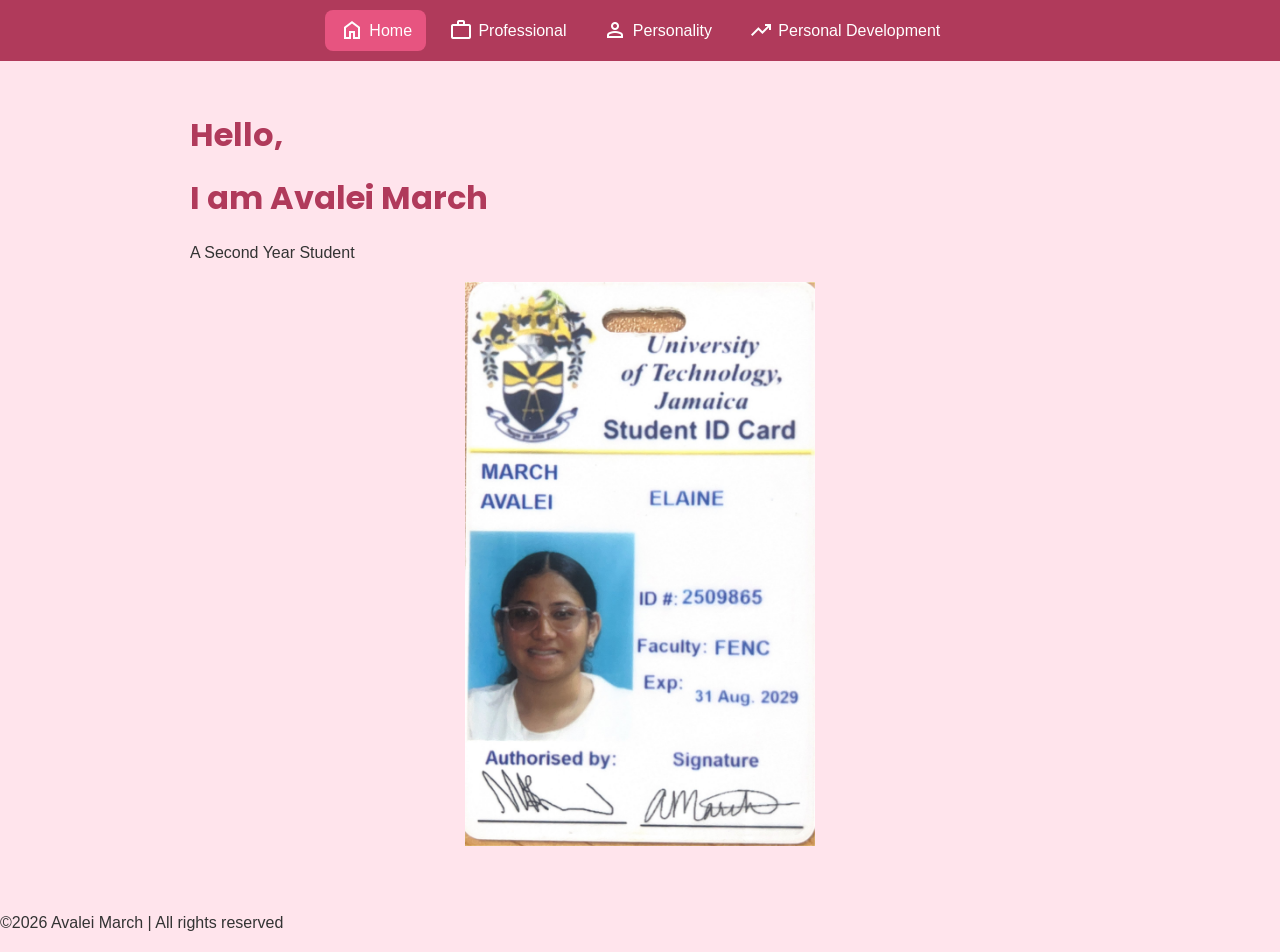
<file: Codes/index.html>
<!DOCTYPE html>
<html lang="en">
    <head>
        <meta charset="UTF-8">
        <meta name="viewport" content="width=device-width, initial-scale=1.0">
        <title>Avalei March | Home</title>
        <link rel="stylesheet" href="https://fonts.googleapis.com/css2?family=Material+Symbols+Outlined&amp;display=block">
        <link rel="stylesheet" href="https://fonts.googleapis.com/css2?family=Poppins:wght@400;600&amp;display=swap">
        <link rel="stylesheet" href="../style.css">
    </head>
    <body>
        <header>
            <nav>
                <!-- Unordered List -->
                <div class="navBar">
                    <ul class="nav-links">
                        <li><a href="index.html" class="active"><span class="material-symbols-outlined">home</span>Home</a></li>
                        <li><a href="professional.html"><span class="material-symbols-outlined">work</span>Professional</a></li>
                        <li><a href="personality.html"><span class="material-symbols-outlined">person</span>Personality</a></li>
                        <li><a href="development.html"><span class="material-symbols-outlined">trending_up</span>Personal Development</a></li>
                    </ul>
                </div>
            </nav>
        </header>
        <div id="master">
            <div class="home">
                <div>
                    <h1 class="greeting">Hello,</h1>
                    <h1><centre><strong>I am Avalei March</strong></centre></h1>
                    <p>A Second Year Student</p>
                </div>
                <!-- Confirm this is YOUR tutor's email before submitting -->
                <a href="mailto:schodavarapu@utech.edu.jm?subject=CIT2011%20IA%20Avalei%20March">
                    <img src="../Assets/studentid.jpg" alt="My UTech student ID" class="id-card">
                </a>
            </div>
        </div>
        <footer>
            <p>&copy;2026 Avalei March | All rights reserved</p>
        </footer>
    </body>
</html>
</file>
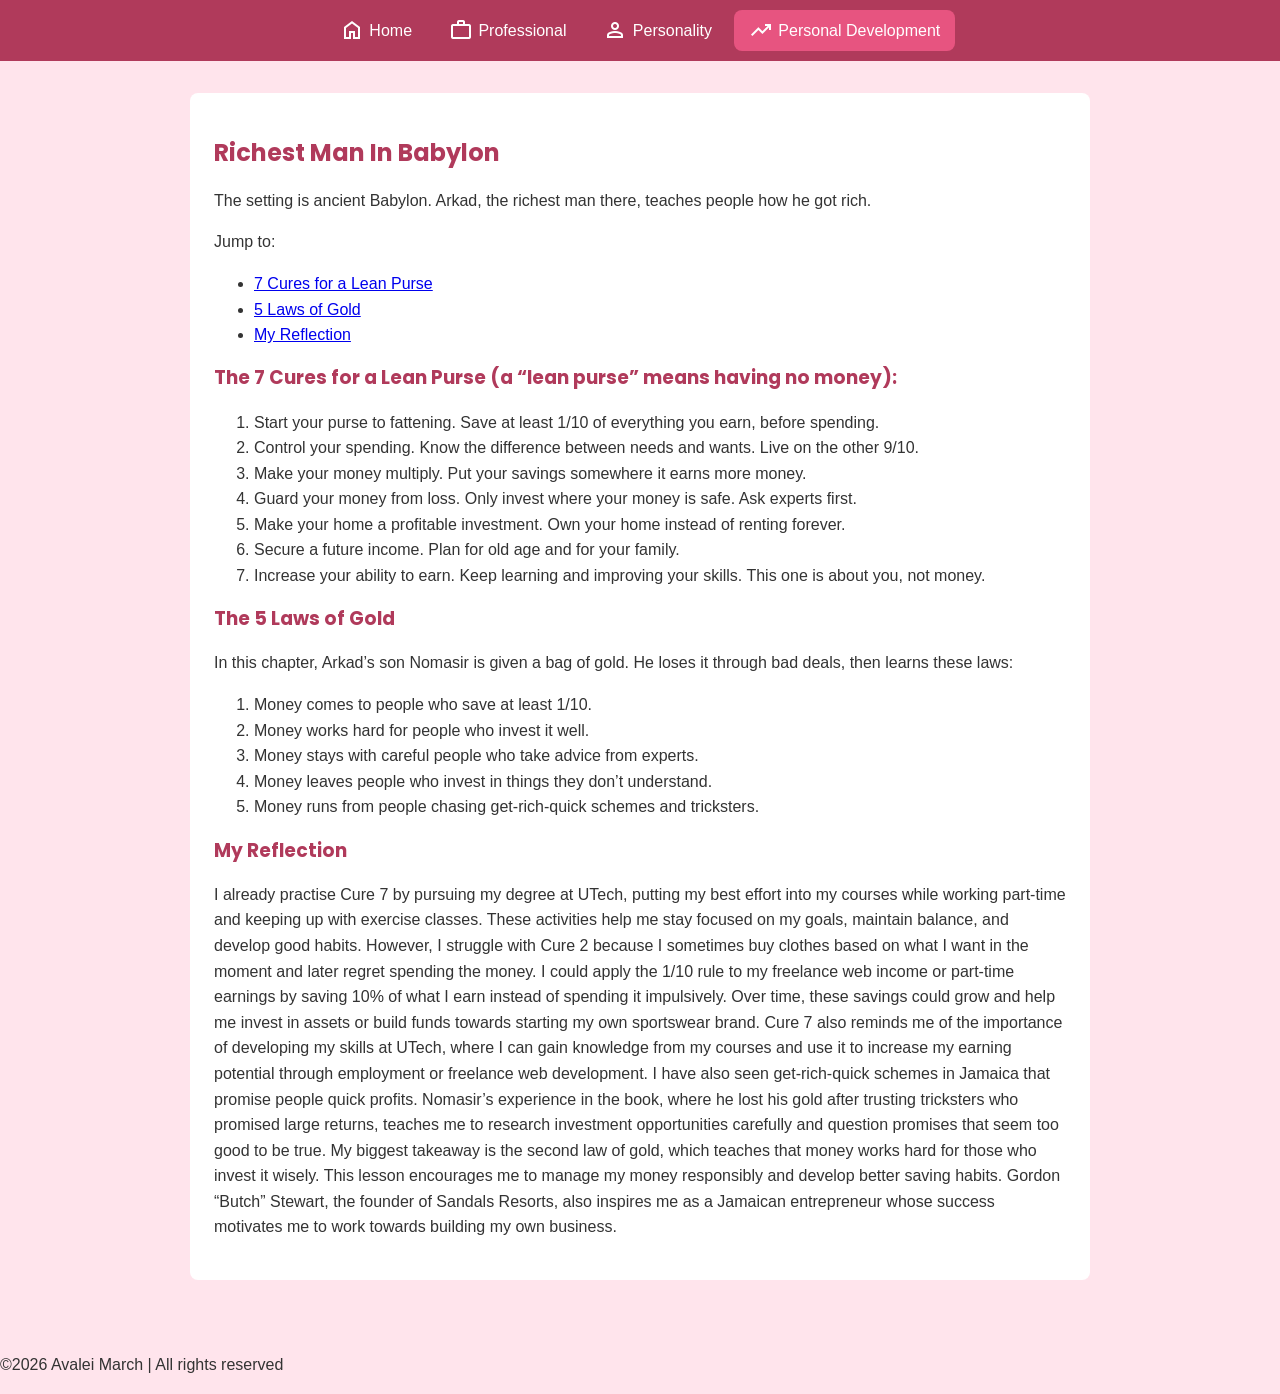
<file: Codes/development.html>
<!DOCTYPE html>
<html lang="en">
    <head>
        <meta charset="UTF-8">
        <meta name="viewport" content="width=device-width, initial-scale=1.0">
        <title>Avalei March | Personal Development</title>
        <link rel="stylesheet" href="https://fonts.googleapis.com/css2?family=Material+Symbols+Outlined&amp;display=block">
        <link rel="stylesheet" href="https://fonts.googleapis.com/css2?family=Poppins:wght@400;600&amp;display=swap">
        <link rel="stylesheet" href="../style.css">
    </head>
    <body>
        <header>
            <nav>
                <!-- Unordered List -->
                <div class="navBar">
                    <ul class="nav-links">
                        <li><a href="index.html"><span class="material-symbols-outlined">home</span>Home</a></li>
                        <li><a href="professional.html"><span class="material-symbols-outlined">work</span>Professional</a></li>
                        <li><a href="personality.html"><span class="material-symbols-outlined">person</span>Personality</a></li>
                        <li><a href="development.html" class="active"><span class="material-symbols-outlined">trending_up</span>Personal Development</a></li>
                    </ul>
                </div>
            </nav>
        </header>
        <div id="master">

        <section>
            <h2>Richest Man In Babylon</h2>
            <p>
                The setting is ancient Babylon. Arkad, the richest man there, teaches people how he got rich.
            </p>

            <!-- Bookmark links (internal anchors) - required by Q3 -->
            <div class="jump-links">
                <p>Jump to:</p>
                <ul>
                    <li><a href="#cures">7 Cures for a Lean Purse</a></li>
                    <li><a href="#laws">5 Laws of Gold</a></li>
                    <li><a href="#reflection">My Reflection</a></li>
                </ul>
            </div>

            <h3 id="cures">The 7 Cures for a Lean Purse (a “lean purse” means having no money):</h3>
            <ol>
                <li>Start your purse to fattening. Save at least 1/10 of everything you earn, before spending.</li>
                <li>Control your spending. Know the difference between needs and wants. Live on the other 9/10.</li>
                <li>Make your money multiply. Put your savings somewhere it earns more money.</li>
                <li>Guard your money from loss. Only invest where your money is safe. Ask experts first.</li>
                <li>Make your home a profitable investment. Own your home instead of renting forever.</li>
                <li>Secure a future income. Plan for old age and for your family.</li>
                <li>Increase your ability to earn. Keep learning and improving your skills. This one is about you, not money.</li>
            </ol>

            <h3 id="laws">The 5 Laws of Gold</h3>
            <p>In this chapter, Arkad’s son Nomasir is given a bag of gold. He loses it through bad deals, then learns these laws:</p>
            <ol>
                <li>Money comes to people who save at least 1/10.</li>
                <li>Money works hard for people who invest it well.</li>
                <li>Money stays with careful people who take advice from experts.</li>
                <li>Money leaves people who invest in things they don’t understand.</li>
                <li>Money runs from people chasing get-rich-quick schemes and tricksters.</li>
            </ol>

            <h3 id="reflection">My Reflection</h3>
            <p>
                I already practise Cure 7 by pursuing my degree at UTech, putting my best effort into my courses while working part-time and keeping up with
                exercise classes. These activities help me stay focused on my goals, maintain balance, and develop good habits. However, I struggle with Cure 2
                because I sometimes buy clothes based on what I want in the moment and later regret spending the money. I could apply the 1/10 rule to my
                freelance web income or part-time earnings by saving 10% of what I earn instead of spending it impulsively. Over time, these savings could grow
                and help me invest in assets or build funds towards starting my own sportswear brand. Cure 7 also reminds me of the importance of developing my
                skills at UTech, where I can gain knowledge from my courses and use it to increase my earning potential through employment or freelance web development.
                I have also seen get-rich-quick schemes in Jamaica that promise people quick profits. Nomasir’s experience in the book, where he lost his gold after
                trusting tricksters who promised large returns, teaches me to research investment opportunities carefully and question promises that seem too good to be true.
                My biggest takeaway is the second law of gold, which teaches that money works hard for those who invest it wisely. This lesson encourages me to manage my money
                responsibly and develop better saving habits. Gordon “Butch” Stewart, the founder of Sandals Resorts, also inspires me as a Jamaican entrepreneur whose success
                motivates me to work towards building my own business.
            </p>
        </section>

        </div>
        <footer>
            <p>&copy;2026 Avalei March | All rights reserved</p>
        </footer>
    </body>
</html>
</file>
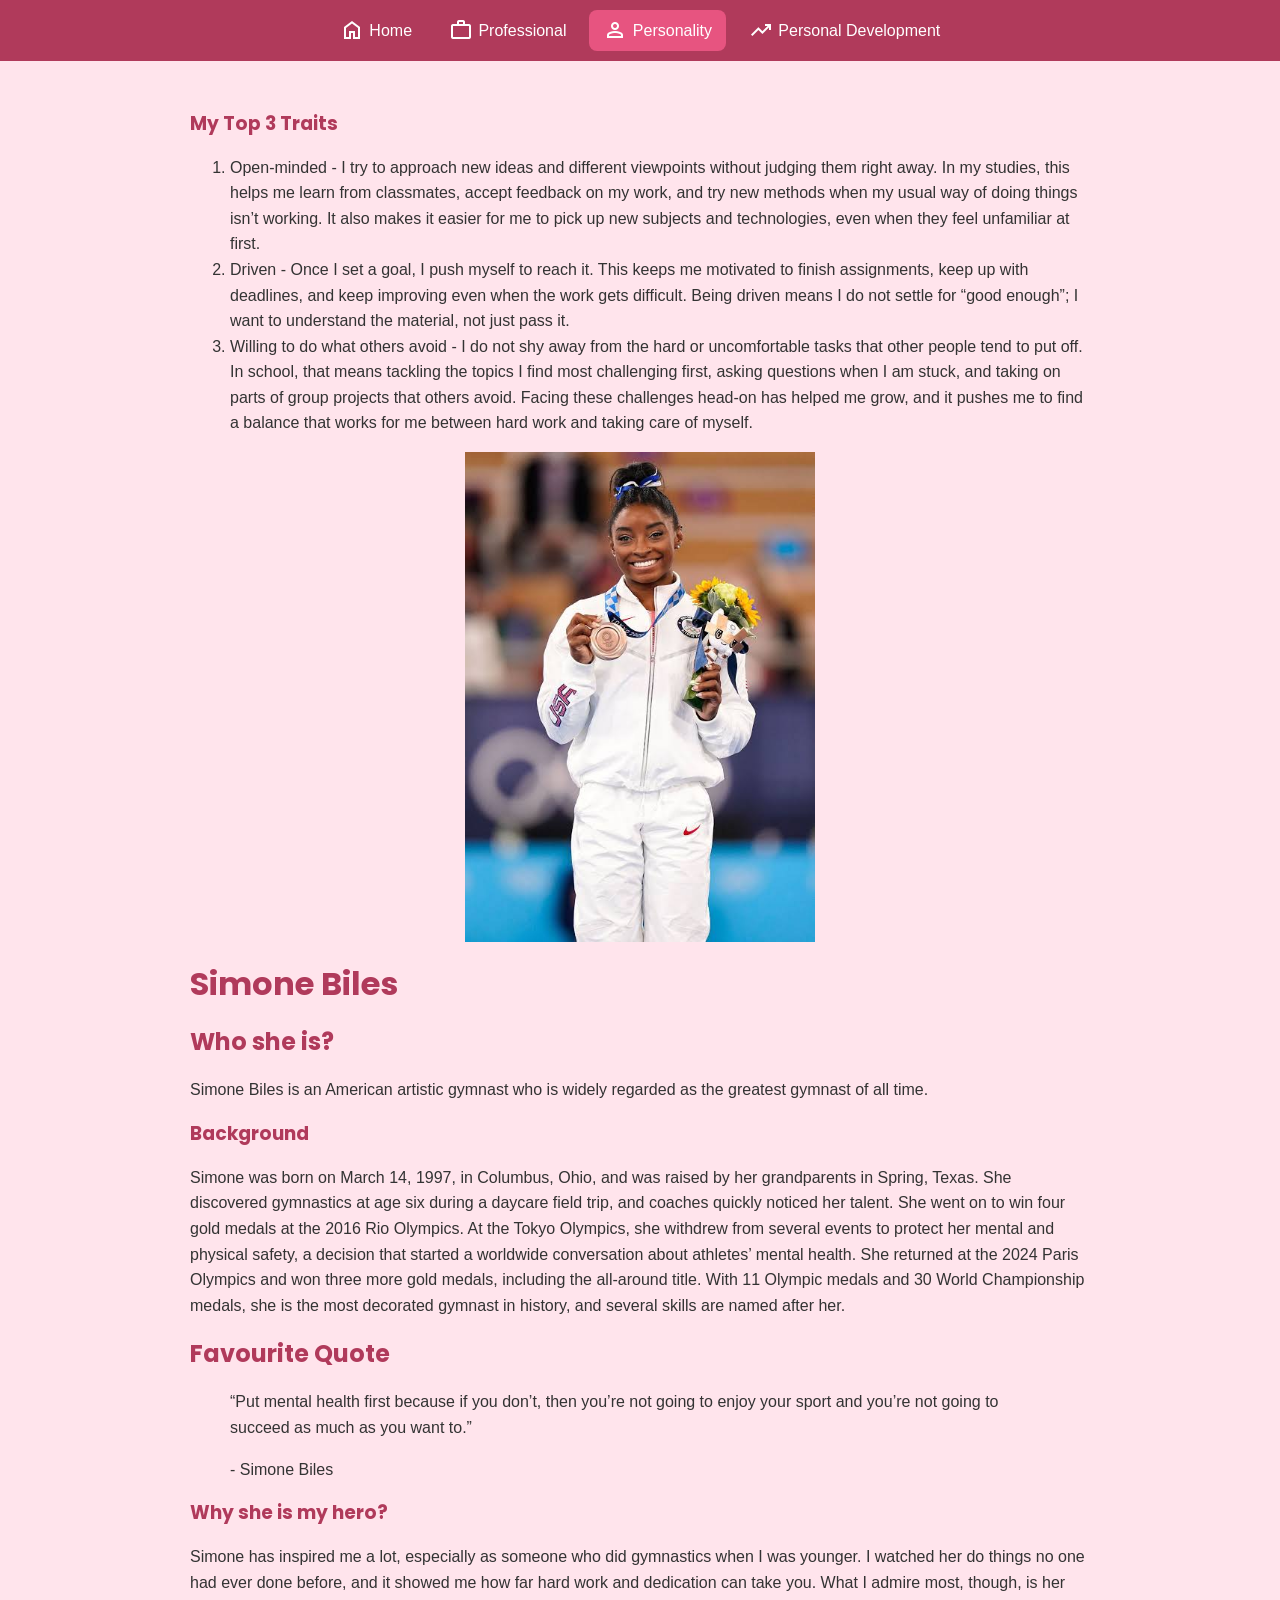
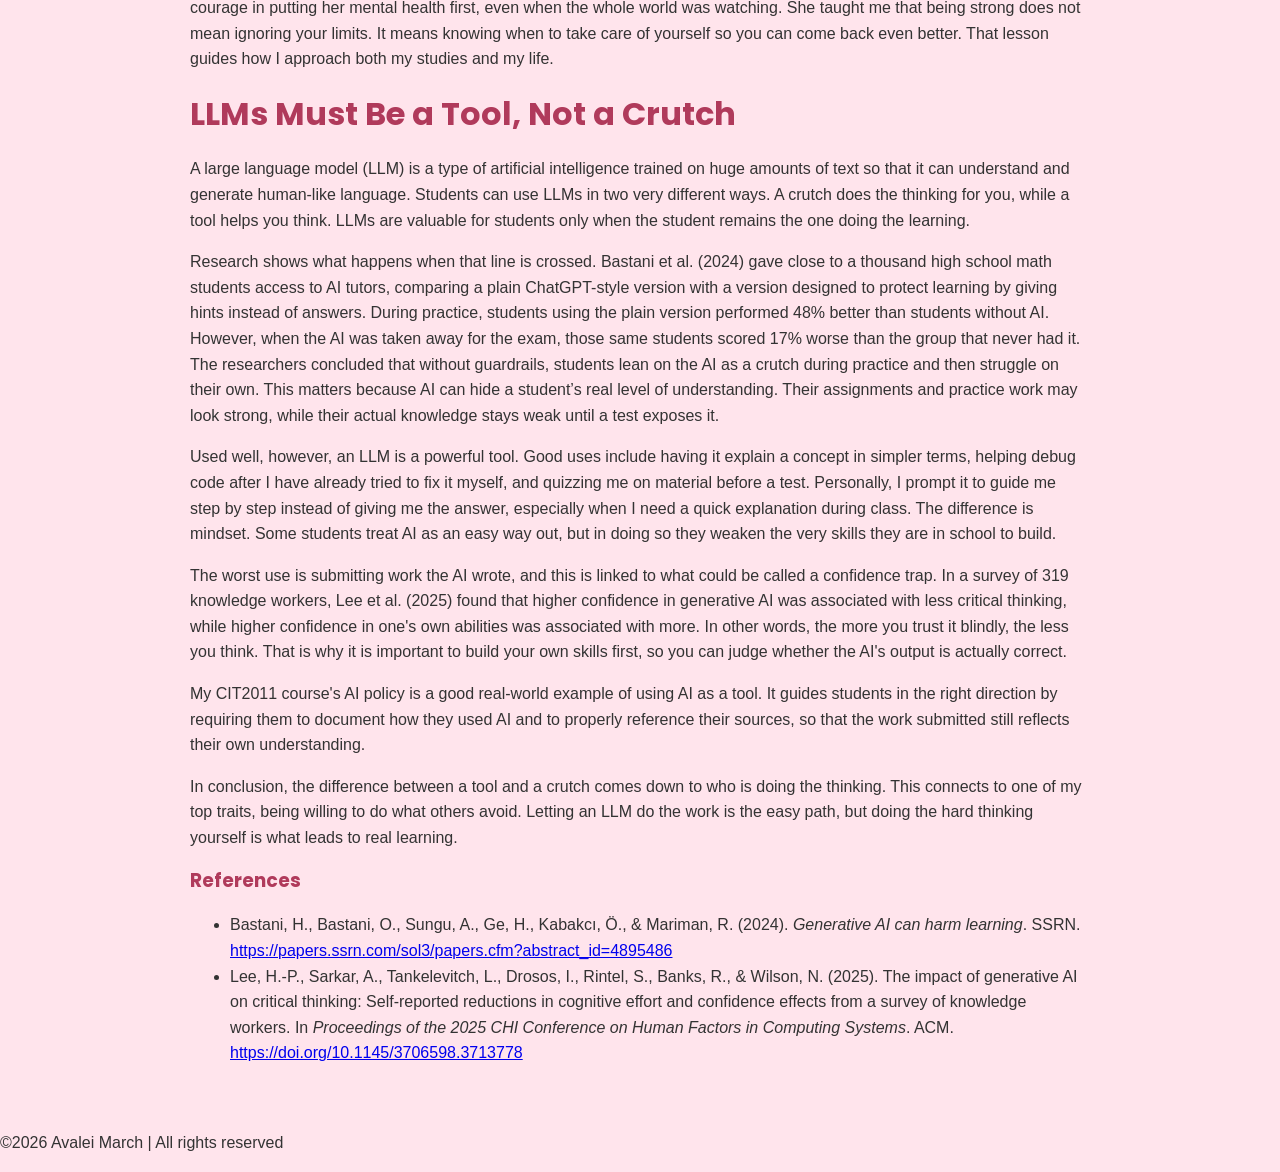
<file: Codes/personality.html>
<!DOCTYPE html>
<html lang="en">
    <head>
        <meta charset="UTF-8">
        <meta name="viewport" content="width=device-width, initial-scale=1.0">
        <title>Avalei March | Personality</title>
        <link rel="stylesheet" href="https://fonts.googleapis.com/css2?family=Material+Symbols+Outlined&amp;display=block">
        <link rel="stylesheet" href="https://fonts.googleapis.com/css2?family=Poppins:wght@400;600&amp;display=swap">
        <link rel="stylesheet" href="../style.css">
    </head>
    <body>
        <header>
            <nav>
                <!-- Unordered List -->
                <div class="navBar">
                    <ul class="nav-links">
                        <li><a href="index.html"><span class="material-symbols-outlined">home</span>Home</a></li>
                        <li><a href="professional.html"><span class="material-symbols-outlined">work</span>Professional</a></li>
                        <li><a href="personality.html" class="active"><span class="material-symbols-outlined">person</span>Personality</a></li>
                        <li><a href="development.html"><span class="material-symbols-outlined">trending_up</span>Personal Development</a></li>
                    </ul>
                </div>
            </nav>
        </header>
        <div id="master">
            <div class="personality">
                <div>
                    <h3>My Top 3 Traits</h3>
                    <ol>
                        <li>Open-minded - I try to approach new ideas and different viewpoints without judging them right away.
                        In my studies, this helps me learn from classmates, accept feedback on my work, and try new methods
                        when my usual way of doing things isn’t working. It also makes it easier for me to pick up new subjects
                        and technologies, even when they feel unfamiliar at first.</li>
                        <li>Driven - Once I set a goal, I push myself to reach it. This keeps me motivated to finish assignments,
                        keep up with deadlines, and keep improving even when the work gets difficult. Being driven means I do not
                        settle for “good enough”; I want to understand the material, not just pass it.</li>
                        <li>Willing to do what others avoid - I do not shy away from the hard or uncomfortable tasks that other people
                        tend to put off. In school, that means tackling the topics I find most challenging first, asking questions when
                        I am stuck, and taking on parts of group projects that others avoid. Facing these challenges head-on has helped
                        me grow, and it pushes me to find a balance that works for me between hard work and taking care of myself.</li>
                    </ol>
                </div>
            </div>

            <div id="hero">
                <div>
                    <!-- Remember to cite where this photo came from in your APA reference page -->
                    <img src="../Assets/simonebiles.jpg" alt="Simone Biles smiling with her Tokyo 2020 bronze medal">
                    <h1 class="heading">Simone Biles</h1>
                    <h2>Who she is?</h2>
                    <p>
                        Simone Biles is an American artistic gymnast who is widely regarded as the greatest gymnast of all time.
                    </p>
                    <h3>Background</h3>
                    <p>
                        Simone was born on March 14, 1997, in Columbus, Ohio, and was raised by her grandparents in Spring, Texas.
                        She discovered gymnastics at age six during a daycare field trip, and coaches quickly noticed her talent.
                        She went on to win four gold medals at the 2016 Rio Olympics. At the Tokyo Olympics, she withdrew from
                        several events to protect her mental and physical safety, a decision that started a worldwide conversation about athletes’
                        mental health. She returned at the 2024 Paris Olympics and won three more gold medals, including the all-around title.
                        With 11 Olympic medals and 30 World Championship medals, she is the most decorated gymnast in history, and several skills are named after her.
                    </p>
                    <h2>Favourite Quote</h2>
                    <blockquote>
                        <p>“Put mental health first because if you don’t, then you’re not going to enjoy your sport and you’re not going to succeed as much as you want to.”</p>
                        <p class="quote-author">- Simone Biles</p>
                    </blockquote>
                    <h3>Why she is my hero?</h3>
                    <p>
                        Simone has inspired me a lot, especially as someone who did gymnastics when I was younger. I watched her do things no one had ever done before,
                        and it showed me how far hard work and dedication can take you. What I admire most, though, is her courage in putting her mental health first,
                        even when the whole world was watching. She taught me that being strong does not mean ignoring your limits. It means knowing when to take care
                        of yourself so you can come back even better. That lesson guides how I approach both my studies and my life.
                    </p>
                </div>
            </div>

            <div id="blog">
                <h1 class="heading">LLMs Must Be a Tool, Not a Crutch</h1>
                <p>
                    A large language model (LLM) is a type of artificial intelligence trained on huge amounts of text so that it can understand and generate human-like
                    language. Students can use LLMs in two very different ways. A crutch does the thinking for you, while a tool helps you think. LLMs are valuable for
                    students only when the student remains the one doing the learning.
                </p>
                <p>
                    Research shows what happens when that line is crossed. Bastani et al. (2024) gave close to a thousand high school math students access to AI tutors,
                    comparing a plain ChatGPT-style version with a version designed to protect learning by giving hints instead of answers. During practice, students using
                    the plain version performed 48% better than students without AI. However, when the AI was taken away for the exam, those same students scored 17% worse
                    than the group that never had it. The researchers concluded that without guardrails, students lean on the AI as a crutch during practice and then struggle
                    on their own. This matters because AI can hide a student’s real level of understanding. Their assignments and practice work may look strong, while their
                    actual knowledge stays weak until a test exposes it.
                </p>
                <p>
                    Used well, however, an LLM is a powerful tool. Good uses include having it explain a concept in simpler terms, helping debug code after I have already
                    tried to fix it myself, and quizzing me on material before a test. Personally, I prompt it to guide me step by step instead of giving me the answer,
                    especially when I need a quick explanation during class. The difference is mindset. Some students treat AI as an easy way out, but in doing so they
                    weaken the very skills they are in school to build.
                </p>
                <p>
                    The worst use is submitting work the AI wrote, and this is linked to what could be called a confidence trap. In a survey of 319 knowledge workers,
                    Lee et al. (2025) found that higher confidence in generative AI was associated with less critical thinking, while higher confidence in one's own abilities
                    was associated with more. In other words, the more you trust it blindly, the less you think. That is why it is important to build your own skills first,
                    so you can judge whether the AI's output is actually correct.
                </p>
                <p>
                    My CIT2011 course's AI policy is a good real-world example of using AI as a tool. It guides students in the right direction by requiring them to document
                    how they used AI and to properly reference their sources, so that the work submitted still reflects their own understanding.
                </p>
                <p>
                    In conclusion, the difference between a tool and a crutch comes down to who is doing the thinking. This connects to one of my top traits, being willing
                    to do what others avoid. Letting an LLM do the work is the easy path, but doing the hard thinking yourself is what leads to real learning.
                </p>

                <h3>References</h3>
                <ul class="references">
                    <li>
                        Bastani, H., Bastani, O., Sungu, A., Ge, H., Kabakcı, Ö., &amp; Mariman, R. (2024). <em>Generative AI can harm learning</em>.
                        SSRN. <a href="https://papers.ssrn.com/sol3/papers.cfm?abstract_id=4895486">https://papers.ssrn.com/sol3/papers.cfm?abstract_id=4895486</a>
                    </li>
                    <li>
                        Lee, H.-P., Sarkar, A., Tankelevitch, L., Drosos, I., Rintel, S., Banks, R., &amp; Wilson, N. (2025). The impact of generative AI on
                        critical thinking: Self-reported reductions in cognitive effort and confidence effects from a survey of knowledge workers. In
                        <em>Proceedings of the 2025 CHI Conference on Human Factors in Computing Systems</em>. ACM.
                        <a href="https://doi.org/10.1145/3706598.3713778">https://doi.org/10.1145/3706598.3713778</a>
                    </li>
                    <!-- TODO: you mention the CIT2011 AI policy - add the module outline as a reference here -->
                </ul>
            </div>
        </div>
        <footer>
            <p>&copy;2026 Avalei March | All rights reserved</p>
        </footer>
    </body>
</html>
</file>
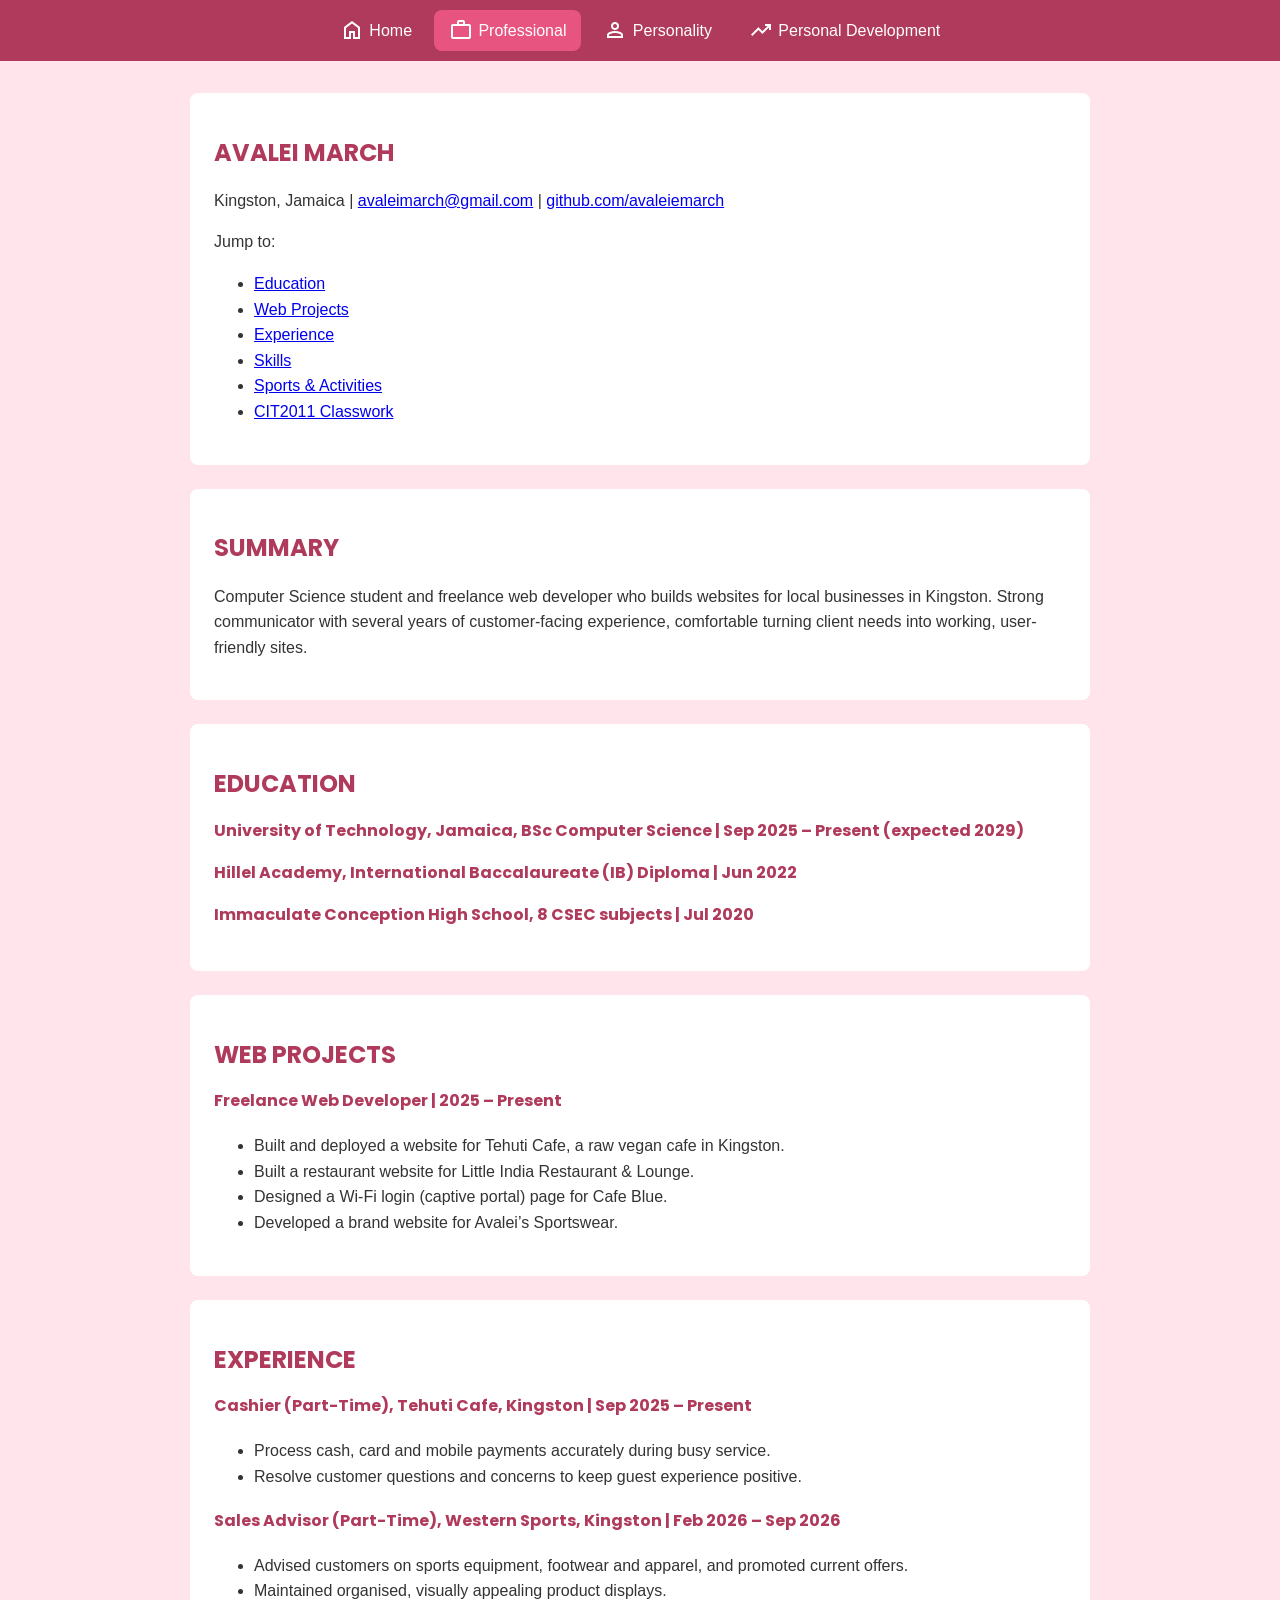
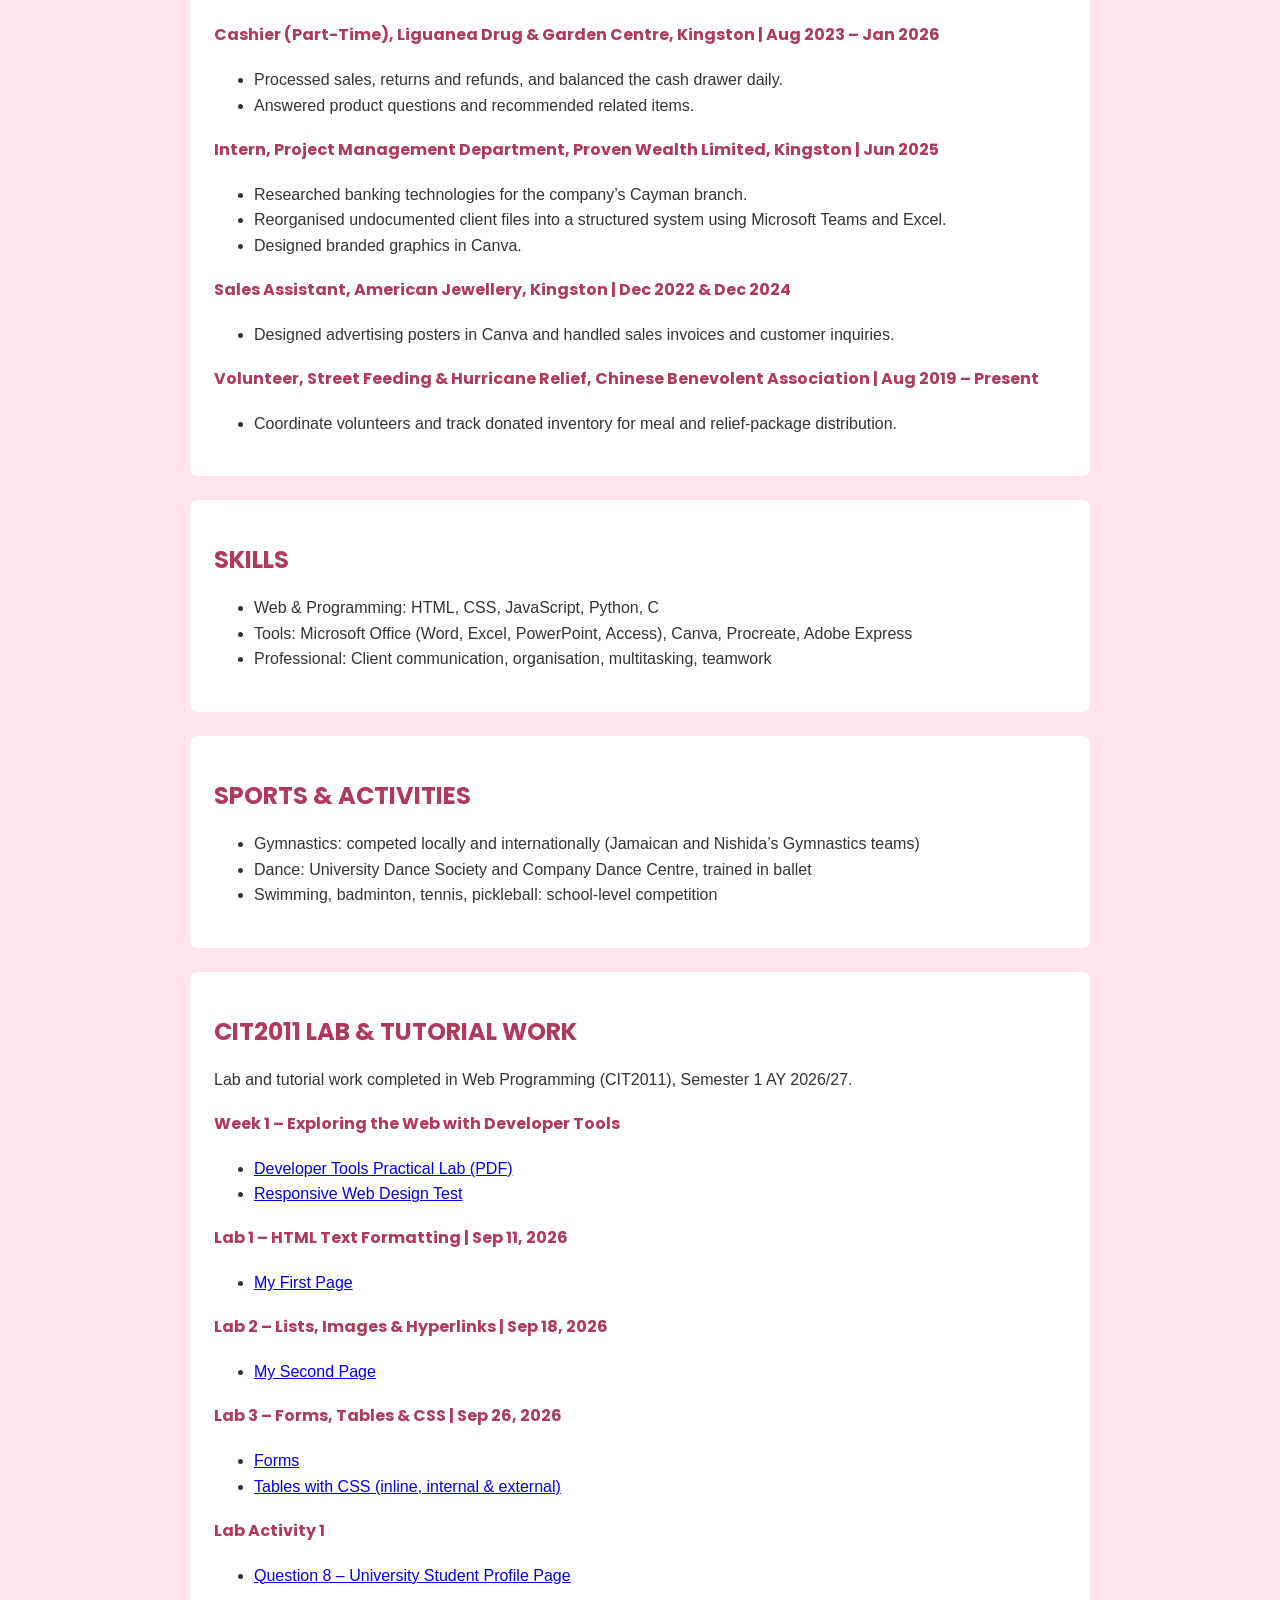
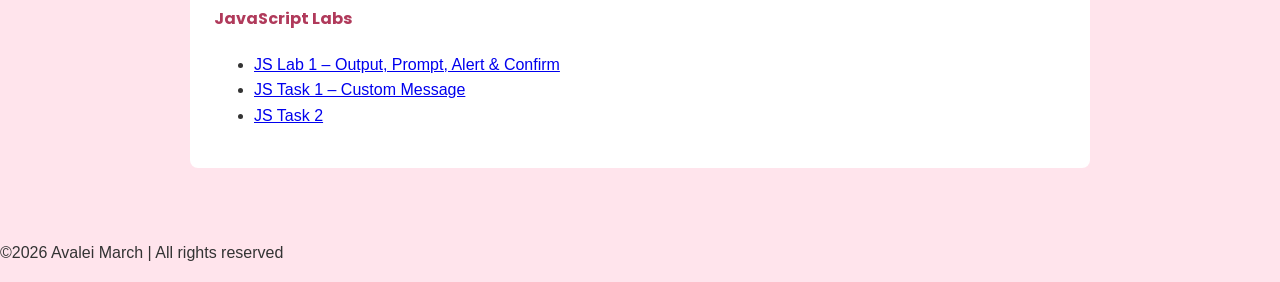
<file: Codes/professional.html>
<!DOCTYPE html>
<html lang="en">
    <head>
        <meta charset="UTF-8">
        <meta name="viewport" content="width=device-width, initial-scale=1.0">
        <title>Avalei March | Professional</title>
        <link rel="stylesheet" href="https://fonts.googleapis.com/css2?family=Material+Symbols+Outlined&amp;display=block">
        <link rel="stylesheet" href="https://fonts.googleapis.com/css2?family=Poppins:wght@400;600&amp;display=swap">
        <link rel="stylesheet" href="../style.css">
    </head>
    <body>
        <header>
            <nav>
                <!-- Unordered List -->
                <div class="navBar">
                    <ul class="nav-links">
                        <li><a href="index.html"><span class="material-symbols-outlined">home</span>Home</a></li>
                        <li><a href="professional.html" class="active"><span class="material-symbols-outlined">work</span>Professional</a></li>
                        <li><a href="personality.html"><span class="material-symbols-outlined">person</span>Personality</a></li>
                        <li><a href="development.html"><span class="material-symbols-outlined">trending_up</span>Personal Development</a></li>
                    </ul>
                </div>
            </nav>
        </header>
        <div id="master">
            <div class="professional">

                <section>
                    <h1 id="armprt1">AVALEI MARCH</h1>
                    <p class="contact">
                        Kingston, Jamaica |
                        <a href="mailto:avaleimarch@gmail.com">avaleimarch@gmail.com</a> |
                        <a href="https://github.com/avaleiemarch">github.com/avaleiemarch</a>
                    </p>
                    <!-- Bookmark links (internal anchors) to each section of this page -->
                    <div class="jump-links">
                        <p>Jump to:</p>
                        <ul>
                            <li><a href="#education">Education</a></li>
                            <li><a href="#projects">Web Projects</a></li>
                            <li><a href="#experience">Experience</a></li>
                            <li><a href="#skills-section">Skills</a></li>
                            <li><a href="#activities">Sports &amp; Activities</a></li>
                            <li><a href="#classwork">CIT2011 Classwork</a></li>
                        </ul>
                    </div>
                </section>

                <section>
                    <h2>SUMMARY</h2>
                    <p>
                        Computer Science student and freelance web developer who builds websites for local businesses in Kingston.
                        Strong communicator with several years of customer-facing experience, comfortable turning client needs into
                        working, user-friendly sites.
                    </p>
                </section>

                <section>
                    <h2 id="education">EDUCATION</h2>
                    <h4>University of Technology, Jamaica, BSc Computer Science | Sep 2025 – Present (expected 2029)</h4>
                    <h4>Hillel Academy, International Baccalaureate (IB) Diploma | Jun 2022</h4>
                    <h4>Immaculate Conception High School, 8 CSEC subjects | Jul 2020</h4>
                </section>

                <section>
                    <h2 id="projects">WEB PROJECTS</h2>
                    <!-- TODO: check these and add live links, e.g. <a href="https://...">Tehuti Cafe</a> -->
                    <h4>Freelance Web Developer | 2025 – Present</h4>
                    <ul>
                        <li>Built and deployed a website for Tehuti Cafe, a raw vegan cafe in Kingston.</li>
                        <li>Built a restaurant website for Little India Restaurant &amp; Lounge.</li>
                        <li>Designed a Wi-Fi login (captive portal) page for Cafe Blue.</li>
                        <li>Developed a brand website for Avalei’s Sportswear.</li>
                    </ul>
                </section>

                <section>
                    <h2 id="experience">EXPERIENCE</h2>
                    <h4>Cashier (Part-Time), Tehuti Cafe, Kingston | Sep 2025 – Present</h4>
                    <ul>
                        <li>Process cash, card and mobile payments accurately during busy service.</li>
                        <li>Resolve customer questions and concerns to keep guest experience positive.</li>
                    </ul>

                    <h4>Sales Advisor (Part-Time), Western Sports, Kingston | Feb 2026 – Sep 2026</h4>
                    <ul>
                        <li>Advised customers on sports equipment, footwear and apparel, and promoted current offers.</li>
                        <li>Maintained organised, visually appealing product displays.</li>
                    </ul>

                    <h4>Cashier (Part-Time), Liguanea Drug &amp; Garden Centre, Kingston | Aug 2023 – Jan 2026</h4>
                    <ul>
                        <li>Processed sales, returns and refunds, and balanced the cash drawer daily.</li>
                        <li>Answered product questions and recommended related items.</li>
                    </ul>

                    <h4>Intern, Project Management Department, Proven Wealth Limited, Kingston | Jun 2025</h4>
                    <ul>
                        <li>Researched banking technologies for the company’s Cayman branch.</li>
                        <li>Reorganised undocumented client files into a structured system using Microsoft Teams and Excel.</li>
                        <li>Designed branded graphics in Canva.</li>
                    </ul>

                    <h4>Sales Assistant, American Jewellery, Kingston | Dec 2022 &amp; Dec 2024</h4>
                    <ul>
                        <li>Designed advertising posters in Canva and handled sales invoices and customer inquiries.</li>
                    </ul>

                    <h4>Volunteer, Street Feeding &amp; Hurricane Relief, Chinese Benevolent Association | Aug 2019 – Present</h4>
                    <ul>
                        <li>Coordinate volunteers and track donated inventory for meal and relief-package distribution.</li>
                    </ul>
                </section>

                <section>
                    <h2 id="skills-section">SKILLS</h2>
                    <div id="skills">
                        <ul>
                            <li>Web &amp; Programming: HTML, CSS, JavaScript, Python, C</li>
                            <li>Tools: Microsoft Office (Word, Excel, PowerPoint, Access), Canva, Procreate, Adobe Express</li>
                            <li>Professional: Client communication, organisation, multitasking, teamwork</li>
                        </ul>
                    </div>
                </section>

                <section>
                    <h2 id="activities">SPORTS &amp; ACTIVITIES</h2>
                    <ul>
                        <li>Gymnastics: competed locally and internationally (Jamaican and Nishida’s Gymnastics teams)</li>
                        <li>Dance: University Dance Society and Company Dance Centre, trained in ballet</li>
                        <li>Swimming, badminton, tennis, pickleball: school-level competition</li>
                    </ul>
                </section>

                <section>
                    <h2 id="classwork">CIT2011 LAB &amp; TUTORIAL WORK</h2>
                    <p>Lab and tutorial work completed in Web Programming (CIT2011), Semester 1 AY 2026/27.</p>

                    <h4>Week 1 – Exploring the Web with Developer Tools</h4>
                    <ul>
                        <li><a href="labs/CIT2011_Developer_Tools_Practical_Lab_Week_1_Avalei_March.pdf" target="_blank">Developer Tools Practical Lab (PDF)</a></li>
                        <li><a href="labs/responsive.html" target="_blank">Responsive Web Design Test</a></li>
                    </ul>

                    <h4>Lab 1 – HTML Text Formatting | Sep 11, 2026</h4>
                    <ul>
                        <li><a href="labs/lab1_firstpage.html" target="_blank">My First Page</a></li>
                    </ul>

                    <h4>Lab 2 – Lists, Images &amp; Hyperlinks | Sep 18, 2026</h4>
                    <ul>
                        <li><a href="labs/lab2_secondpage.html" target="_blank">My Second Page</a></li>
                    </ul>

                    <h4>Lab 3 – Forms, Tables &amp; CSS | Sep 26, 2026</h4>
                    <ul>
                        <li><a href="labs/lab3_forms.html" target="_blank">Forms</a></li>
                        <li><a href="labs/lab3_tables.html" target="_blank">Tables with CSS (inline, internal &amp; external)</a></li>
                    </ul>

                    <h4>Lab Activity 1</h4>
                    <ul>
                        <li><a href="labs/Question8_LabActivity1.html" target="_blank">Question 8 – University Student Profile Page</a></li>
                    </ul>

                    <h4>JavaScript Labs</h4>
                    <ul>
                        <li><a href="labs/JS_lab1.html" target="_blank">JS Lab 1 – Output, Prompt, Alert &amp; Confirm</a></li>
                        <li><a href="labs/JS_task1.html" target="_blank">JS Task 1 – Custom Message</a></li>
                        <li><a href="labs/JS_task2.html" target="_blank">JS Task 2</a></li>
                    </ul>
                </section>

            </div>
        </div>
        <footer>
            <p>&copy;2026 Avalei March | All rights reserved</p>
        </footer>
    </body>
</html>
</file>
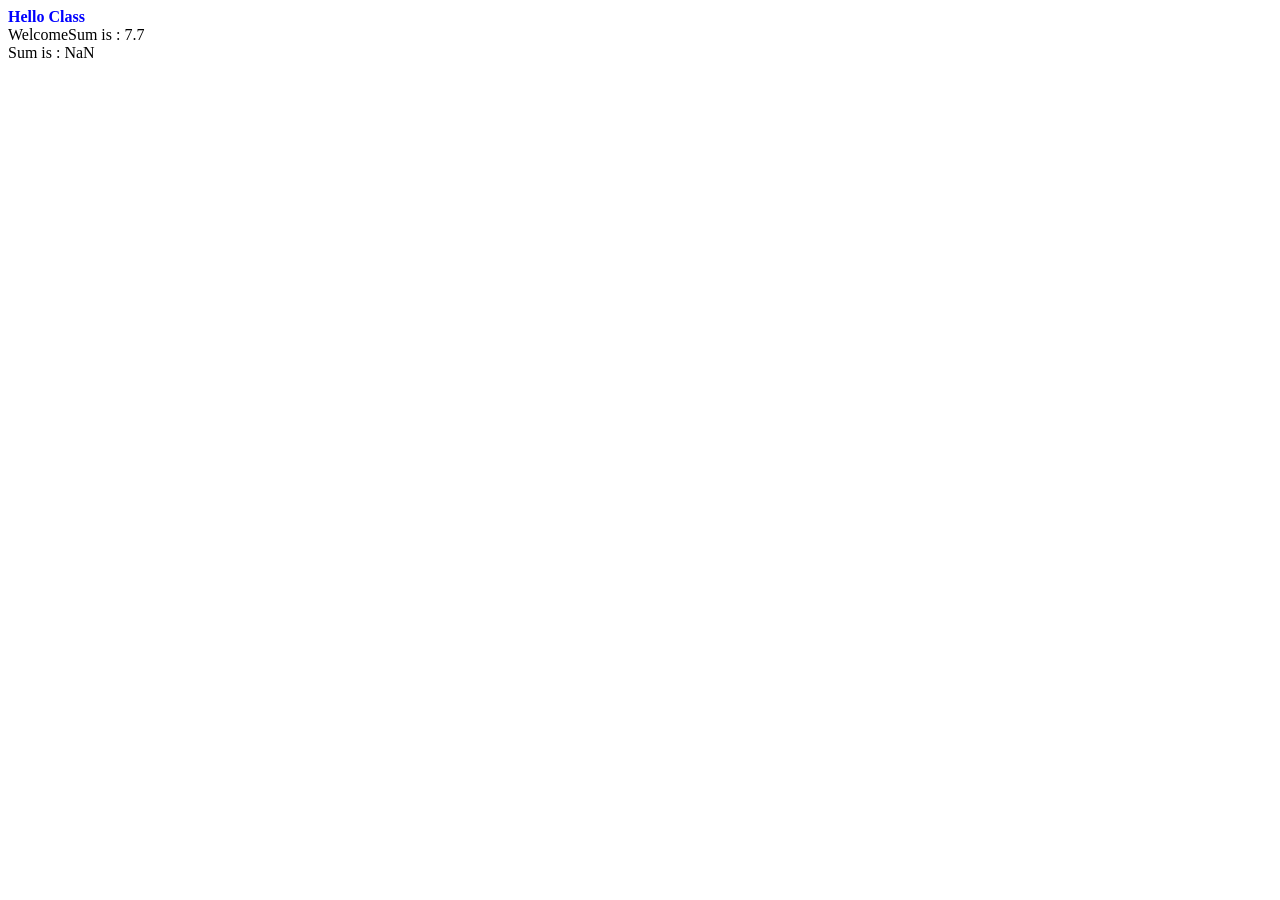
<file: Codes/labs/JS_lab1.html>
<!DOCTYPE html>
<html>
    <head>
        <title>JS-Lab1</title>
    </head>
    <body>
        <script type="text/javascript">
            document.writeln("<b style='color:blue;'>Hello Class</b><br/>");
            document.write("Welcome");

            var x, y;
            x = 3.5;
            y = 4.2;
            document.write("Sum is : " + (x + y) + "<br/>");

            var x1, y1;
            x1 = window.prompt("Enter the first number", "4");
            y1 = window.prompt("Enter the second number", "2");
            document.write("Sum is : " + (parseInt(x1) + parseInt(y1)) + "<br/>");

            // parseInt(), parseFloat()

            window.alert("Save and Exit");

            let choice = window.confirm("Do you want to open the file?");

            if (choice) {
                window.print();
                // window.open("forms.html", "_blank");
            } else {
                window.close();
            }
        </script>
    </body>
</html>
</file>
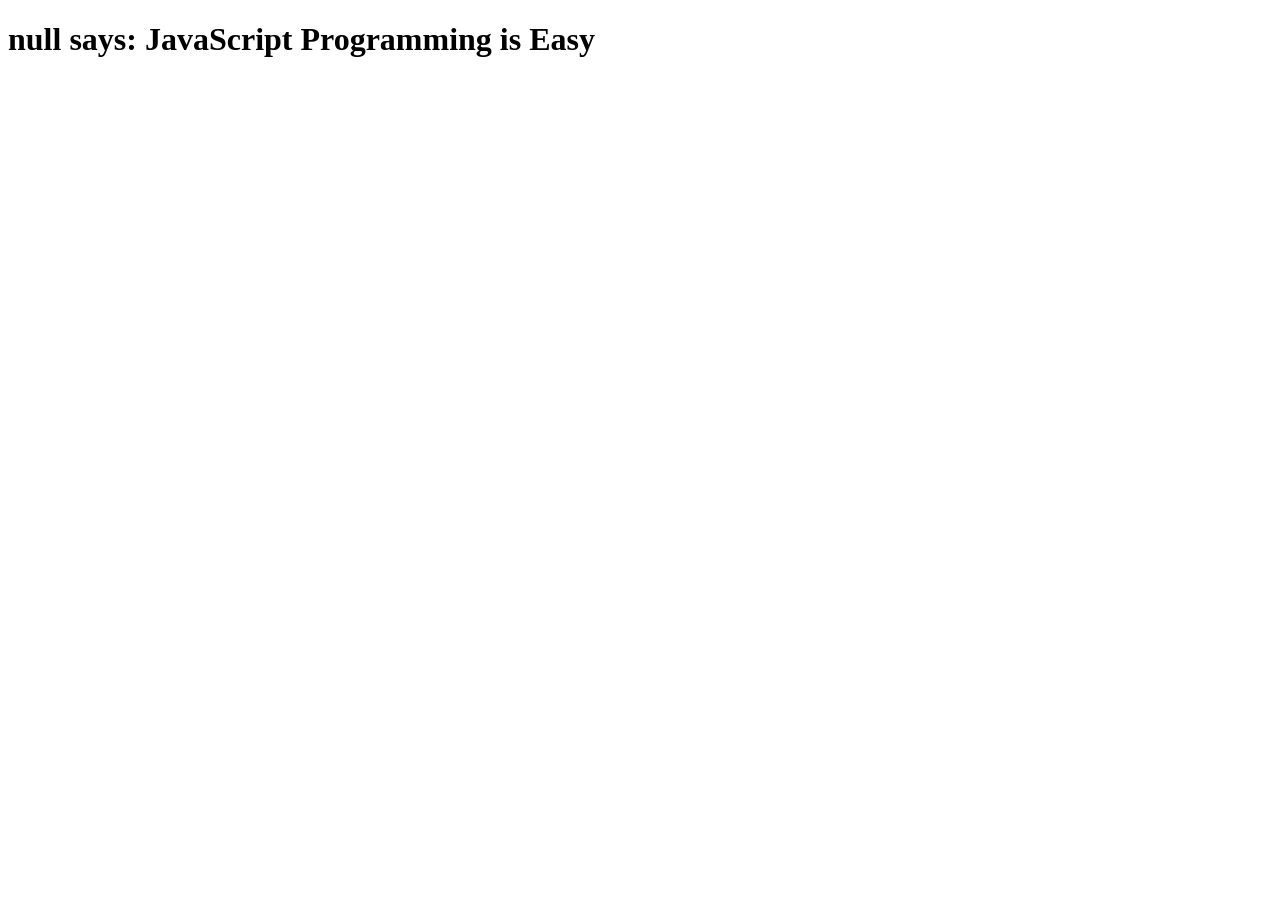
<file: Codes/labs/JS_task1.html>
<!DOCTYPE html>
<html>
<head>
    <title>Task 1</title>
    <script type="text/javascript">
        var firstName = window.prompt("Please enter your first name:", "");

        var uColor = window.prompt("Enter the color of the message:", "blue");
        var uSize = window.prompt("Enter the font size:", "36px");

        document.write("<h1 style='color:" + uColor + "; font-size:" + uSize + ";'>" + firstName + " says: JavaScript Programming is Easy</h1>");
    </script>
</head>
</html>
</file>
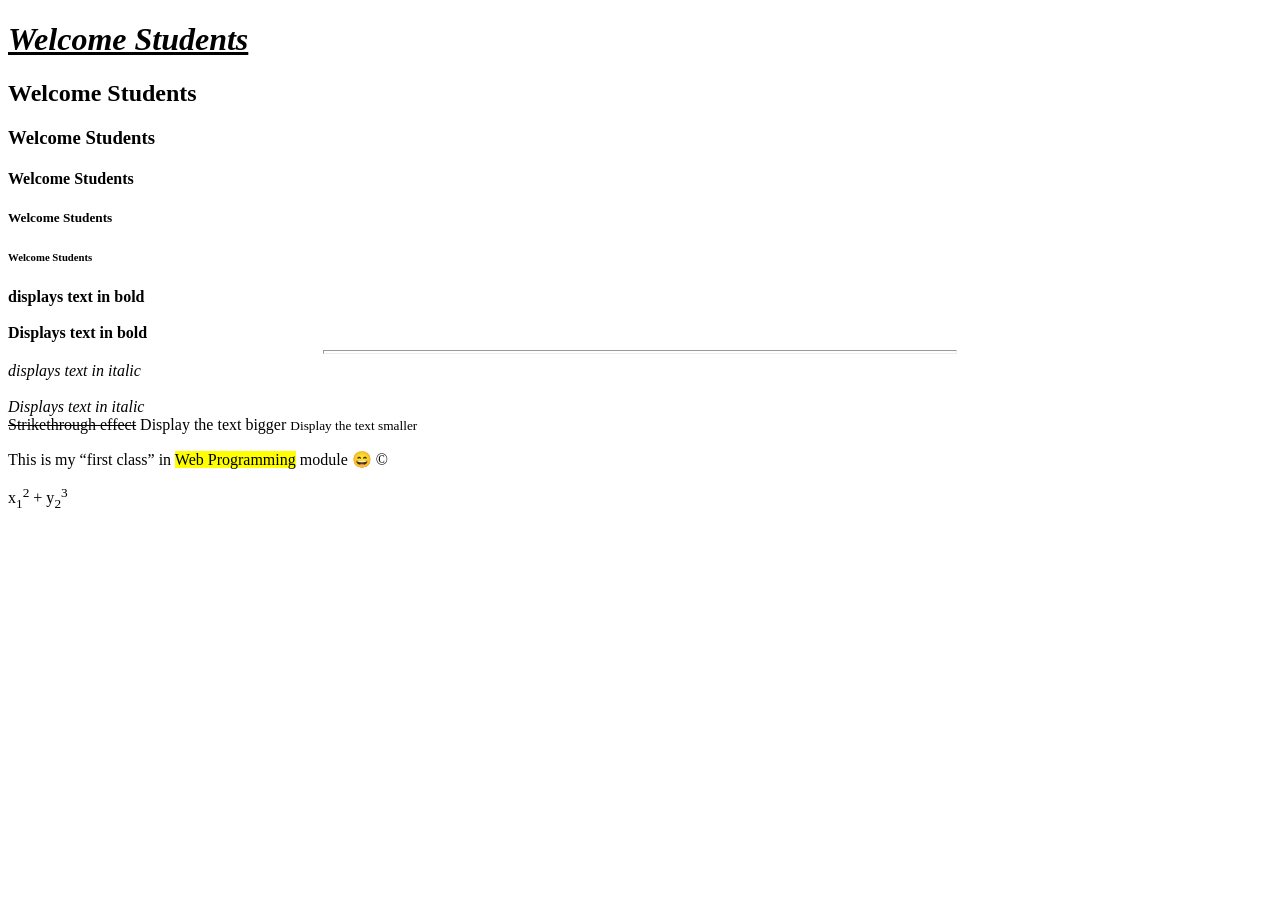
<file: Codes/labs/lab1_firstpage.html>
<!DOCTYPE html> <!--The doctype statement indicates the markup language of the document-->
<html>
    <head> <!--The head element provides information and instructions to the browser about the document. -->
        <title>My First Page - September 11, 2026</title> <!--The content of the title element appear in the browser title bar. -->

    </head>
    <body bgcolour="#ffffb3">

        <!-- Heading tags -->
        <u><i><centre><h1>Welcome Students</h1></centre></i></u>
        <h2>Welcome Students</h2>
        <h3>Welcome Students</h3>
        <h4>Welcome Students</h4>
        <h5>Welcome Students</h5>
        <h6>Welcome Students</h6>

        <!--bold tags-->
        <b>displays text in bold</b> <br/> <br/>
        <strong>Displays text in bold</strong></br>

        <hr colour="pink" size="4" width="50%" align="centre" /> <!--this draws a horizontal line using different attributes needed-->

        <!--italic tags-->
        <i>displays text in italic</i> <br/> <br/>
        <em>Displays text in italic</em></br>

        <del>Strikethrough effect</del>

        <bigger> Display the text bigger </bigger>
        <small> Display the text smaller </small>

        <p>This is my <q>first class</q> in <mark>Web Programming</mark> module &#128516; &#169;</p> <!--mark encloses certain word/s in a paragraph which is used to highlight, and q is used to make quotations-->

        x<sub>1</sub><sup>2</sup> + y<sub>2</sub><sup>3</sup> <!--subscripts and superscripts-->
    </body>
</html>
</file>
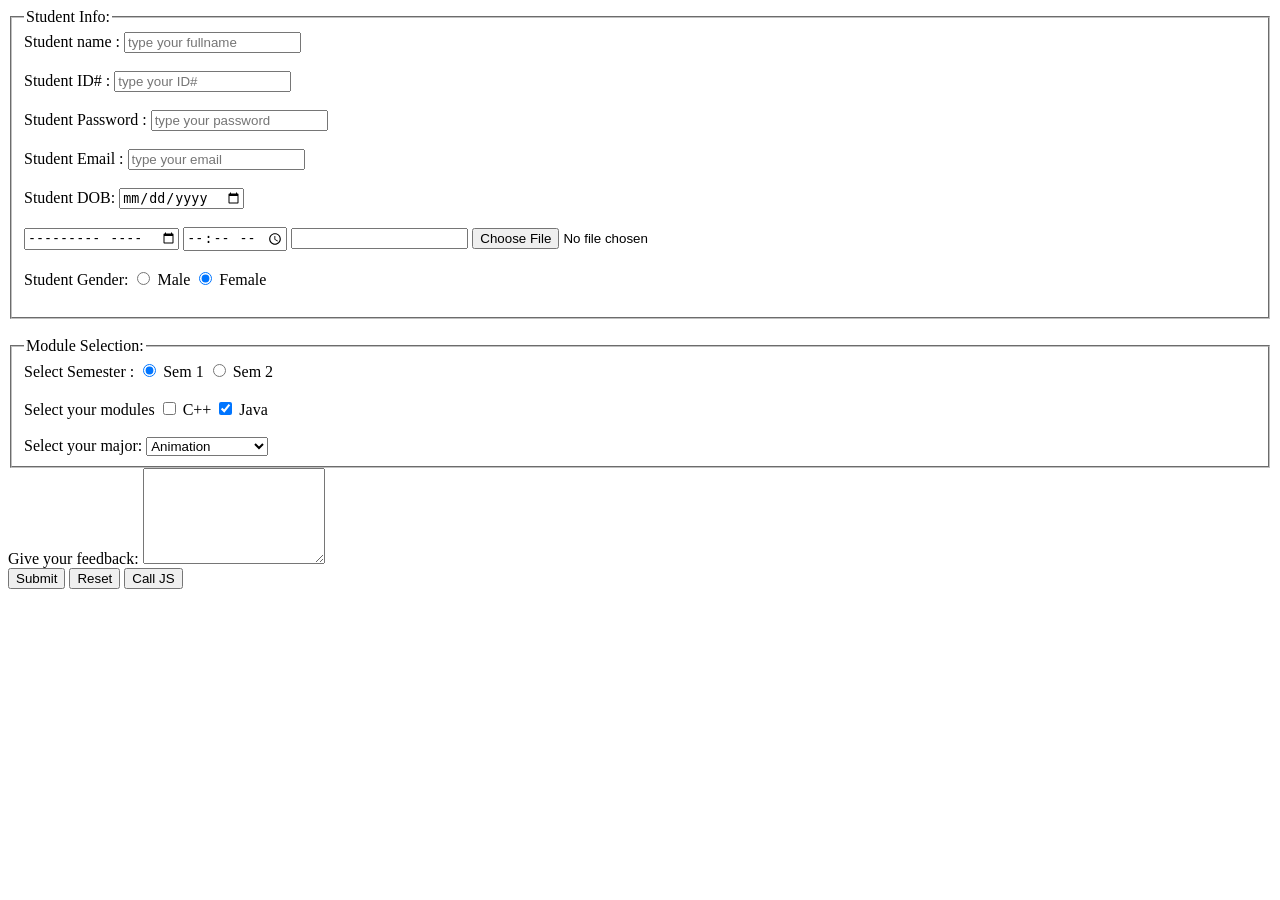
<file: Codes/labs/lab3_forms.html>
<!DOCTYPE html>
<html>
    <head> <!--The head element provides information and instructions to the browser about the document. -->
        <title>Forms - September 26, 2026</title> <!--The content of the title element appear in the browser title bar. -->
    </head>
    <body>
        <form name="f1" action="test.aspx" method="get,post"> <!--when user presses submit button only one option at a time once program works without errors ("get" adds everything to the url,"post" sends a file so its more secure for the data)-->
            <fieldset>
            <legend> Student Info:</legend>
            <label>Student name :</label>
            <input type="text" name="tb1" maxlength="6" minlength="3" placeholder="type your fullname" required/> <br/> <br/>

            <label>Student ID# : </label>
            <input type="number" name="tb2" maxlength="6" minlength="3" placeholder="type your ID#" required/> <br/> <br/>

            <label>Student Password : </label>
            <input type="password" name="tb3" placeholder="type your password" /> <br/> <br/>

            <label>Student Email : </label>
            <input type="email" name="tb4" placeholder="type your email" /> <br/> <br/>

            <label>Student DOB: </label>
            <input type="date" name="tb5" /> <br/> <br/>

            <input type="month" name="tb5" /> 
            <input type="time" name="tb5" /> 
            <input type="tel" name="tb5" />
            <input type="file" name="tb5" /> <br/> <br/>

            <label>Student Gender: </label>
            <input type="radio" name="tb6" /> Male
            <input type="radio" name="tb6" checked/> Female <br/> <br/> 
            </fieldset>

        <br/>
            <fieldset>
            <legend> Module Selection:</legend>
            <label>Select Semester : </label>
            <input type="radio" name="tb7" checked/> Sem 1
            <input type="radio" name="tb7" /> Sem 2 <br/> <br/>

            <label>Select your modules </label>
            <input type="checkbox" name="tb8" /> C++
            <input type="checkbox" name="tb8" checked/> Java <br/> <br/>

            <label>Select your major: </label>
            <select>
                <option> Animation</option>
                <option> Digital Marketing</option>
                <option> AI</option>
                <option> Data Analysis</option>
            </select><br/>
            </fieldset>

            <label> Give your feedback:</label>
            <textarea name="ta" cols="20" rows="6" >
            </textarea><br/>

            <input type="submit" value="Submit" />
            <input type="reset" value="Reset" />
            <input type="button" value="Call JS" />

        </form>
    </body>
</html>
</file>
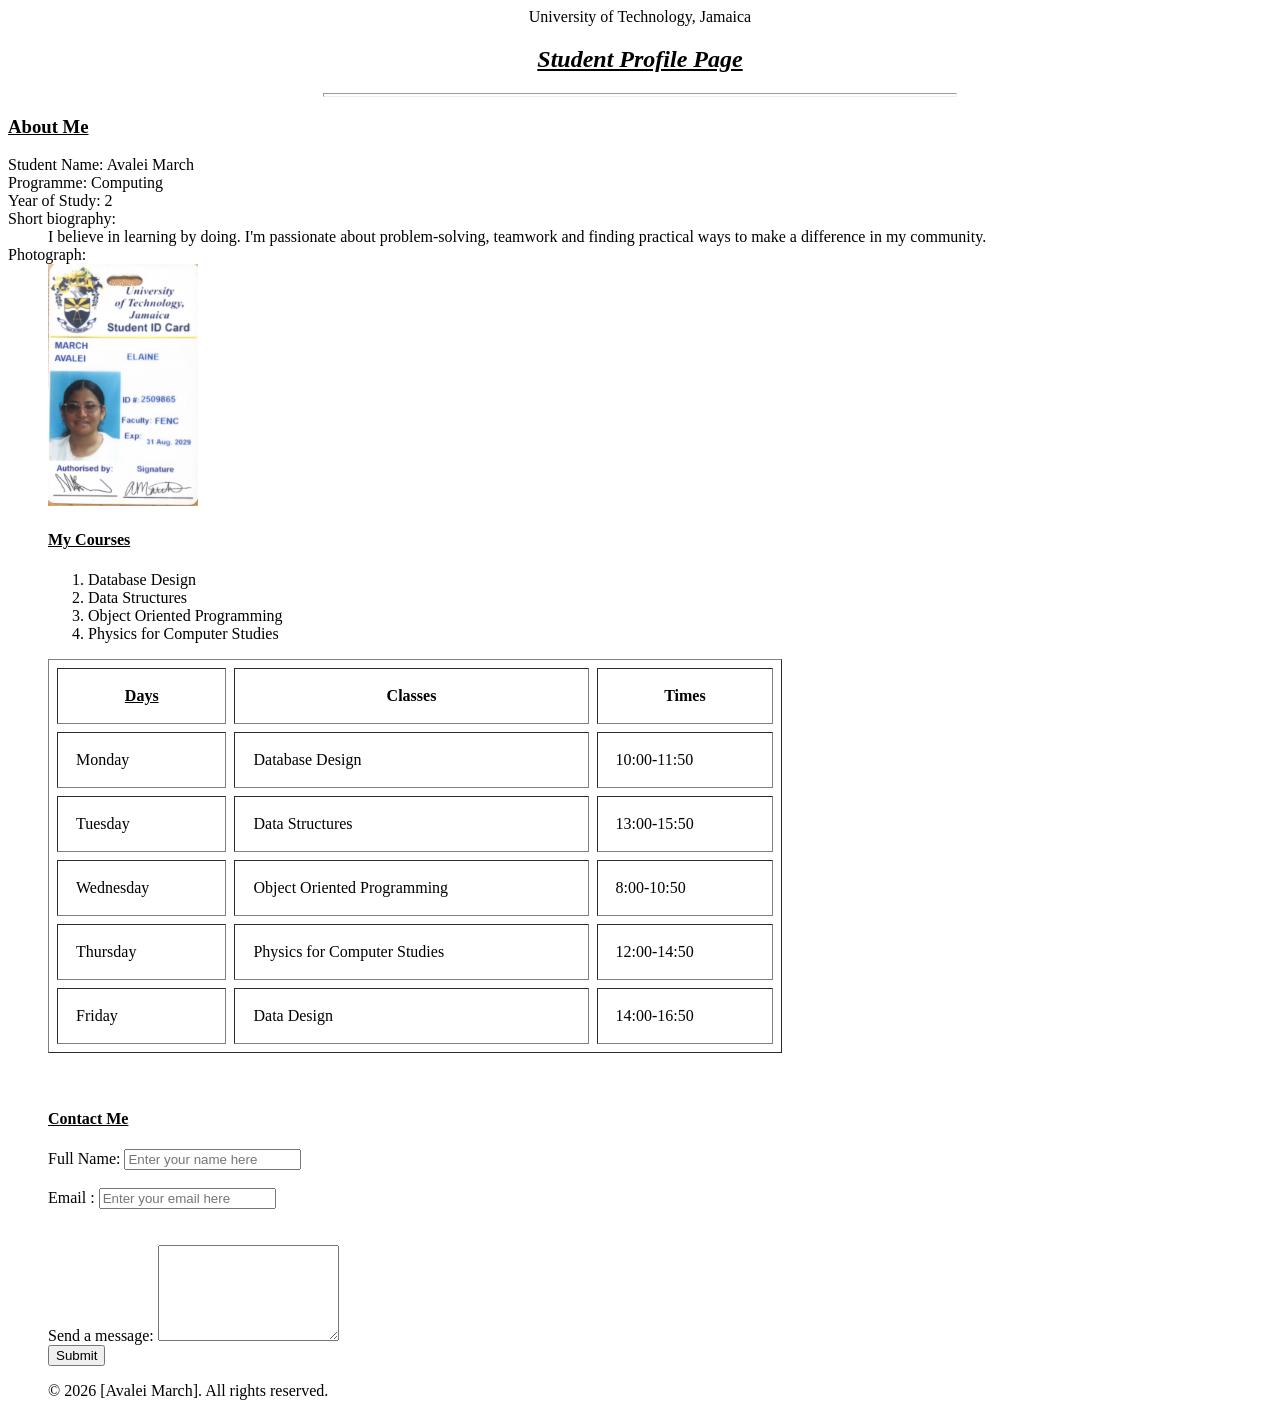
<file: Codes/labs/Question8_LabActivity1.html>
<!DOCTYPE html>
<html>
    <head>
        <title>University Student Profile Page</title>
    </head>
    <body>
        <div style="text-align: center;"
            <h1 style="font-size: 60px;">University of Technology, Jamaica</h1>
            <h2><u><i>Student Profile Page</i></u></h2>
        </div>

        <hr colour="pink" size="4" width="50%" alig="centre"
        
            <b><h3><u>About Me</u></h3></b>
                <d1>
                    <dt>Student Name: Avalei March</dt>
                    <dt>Programme: Computing</dt>
                    <dt>Year of Study: 2</dt>
                    <dt>Short biography:</dt>
                    <dd>I believe in learning by doing. I'm passionate about problem-solving, teamwork and finding practical ways to make a difference in my community.</dd>
                    <dt>Photograph:</dt>
                    <dd> <img src="studentID.jpg" alt="Photograph" alig="left" width="150" /> <br>

            <a name="top"><h4><u>My Courses</u></h4></a>
            <ol type="4" start="1">
            <li>Database Design</li>
            <li>Data Structures</li>
            <li>Object Oriented Programming</li>
            <li>Physics for Computer Studies</li>
        </ol>
        
       <table border="1" alig="left" height="60%" width="60%" bgcolour="grey" cellspacing="8" cellpadding="18" >
       <tr bgcolour="skyblue">
         <th><u> Days </u> </th>
         <th> Classes </th>
         <th> Times </th>
      </tr> 
      <tr alig="center"> 
        <td> Monday </td> <td>Database Design</td> <td>10:00-11:50</td>
      </tr>
      <tr alig="center"> 
        <td> Tuesday </td> <td>Data Structures</td> <td>13:00-15:50</td>
      </tr>
      <tr alig="center"> 
        <td> Wednesday </td> <td>Object Oriented Programming</td> <td>8:00-10:50</td>
      </tr>
      <tr alig="center"> 
        <td> Thursday </td> <td>Physics for Computer Studies</td> <td>12:00-14:50</td>
      </tr>
      <tr alig="center"> 
        <td> Friday </td> <td>Data Design</td> <td>14:00-16:50</td>
      </tr>

      </table> <br/><br/>
    <h4><u>Contact Me</u></h4>
    <form name="f1" action="contactme.aspx" method="post"> 
            <label>Full Name: </label>
            <input type="text" name="tb1" maxlength="20" minlength="10" placeholder="Enter your name here" required/> <br/> <br/>

             <label>Email : </label>
            <input type="email" name="tb4" placeholder="Enter your email here" /> <br/> <br/>

            </fieldset>

        <br/>

            <label> Send a message:</label>
            <textarea name="ta" cols="20" rows="6" >
            </textarea><br/>

            <input type="submit" value="Submit" />

        </form>
      </body>

      <footer>
        <p>&copy; 2026 [Avalei March]. All rights reserved.</p>
      </footer>
</html>
</file>
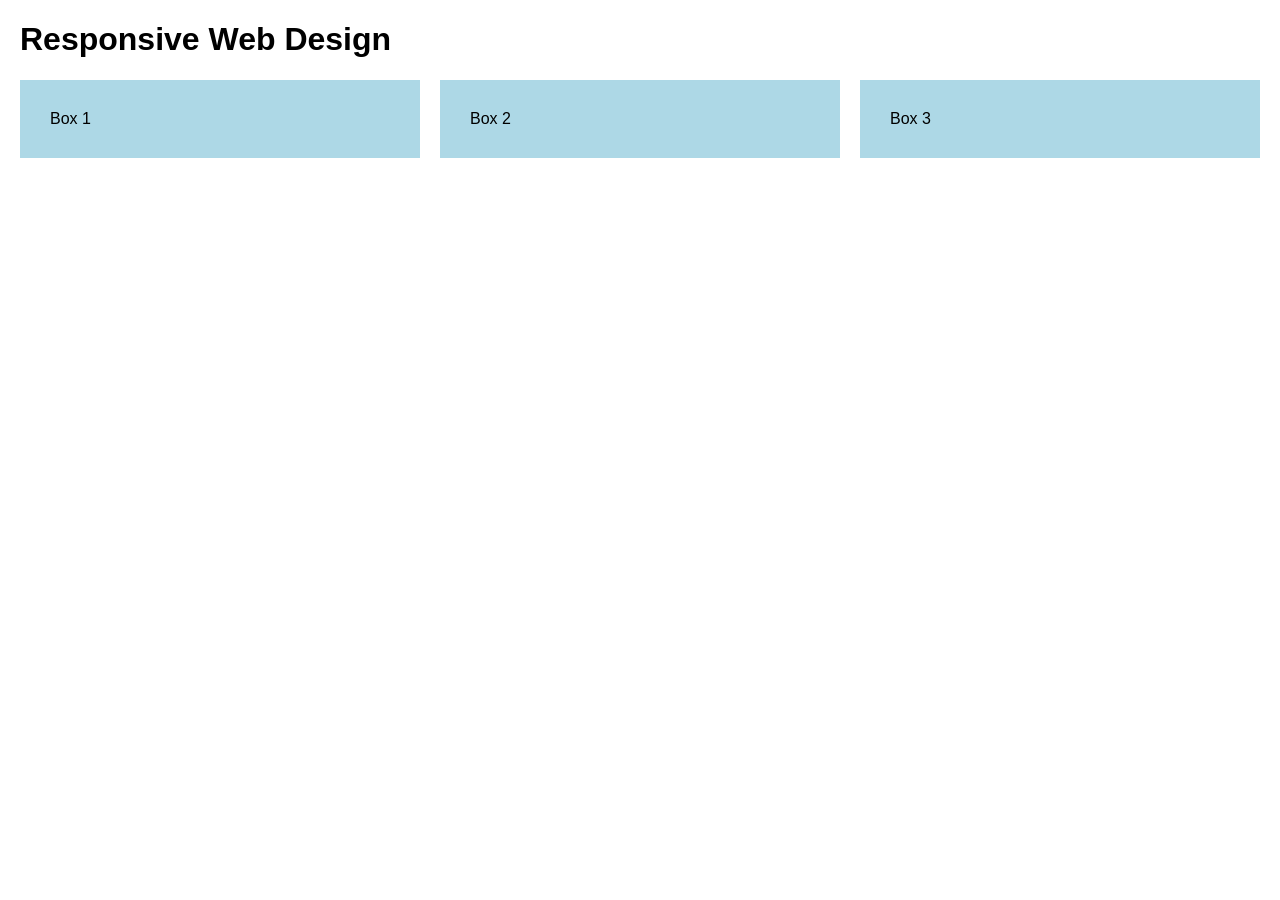
<file: Codes/labs/responsive.html>
<!DOCTYPE html>
<html>
<head>
<title>Responsive Test</title>
<style>
body { font-family: Arial; margin: 20px; }
.container { display: flex; gap: 20px; }
.box { padding: 30px; background-color: lightblue; flex: 1; }
@media (max-width: 600px) {
.container { flex-direction: column; }
}
</style>
</head>
<body>
<h1>Responsive Web Design</h1>
<div class="container">
<div class="box">Box 1</div>
<div class="box">Box 2</div>
<div class="box">Box 3</div>
</div>
</body>
</html>
</file>
<file: style.css>
:root {
    --primary:   #b03a5b;   
    --accent:    #e75480;   
    --bg:        #ffe4ec;  
    --surface:   #ffffff;   
    --text:      #333333;   

    --font-body:    "Verdana", Geneva, sans-serif;   
    --font-heading: "Poppins", Geneva, sans-serif;

    --radius: 8px;
    --space: 1rem;
}


/* ---------- 2. BASE / ELEMENT SELECTORS ---------- */
body {
    background-color: var(--bg);
    font-family: var(--font-body);
    color: var(--text);
    margin: 0;              /* lets the nav bar reach the edges of the screen */
    line-height: 1.6;       /* space between lines so paragraphs are easier to read */
}

/* GROUP selector - one rule styles all the headings */
h1, h2, h3, h4 {
    font-family: var(--font-heading);
    color: var(--primary);
    line-height: 1.3;
}

/* ELEMENT selector - medium-sized images that shrink on small screens */
img {
    width: 100%;
    max-width: 350px;       /* never wider than medium size */
    height: auto;           /* keeps the picture's proportions */
}


/* ---------- 3. LAYOUT ---------- */
/* ID selector - keeps content in a centred column so lines don't stretch too wide */
#master {
    max-width: 900px;
    margin: 0 auto;                         /* auto left/right centres it */
    padding: calc(var(--space) * 2) var(--space);
}

/* Each section becomes a white card on the pink background */
section {
    background-color: var(--surface);
    padding: calc(var(--space) * 1.5);
    margin-bottom: calc(var(--space) * 1.5);
    border-radius: var(--radius);
}

/* ID selector - centres every image inside the main content area */
#master img {
    display: block;         /* images are inline by default, so margin auto would not work */
    margin: var(--space) auto;
}


/* ---------- 4. NAVIGATION ---------- */
/* Bar stays stuck to the top of the screen while scrolling */
header {
    position: sticky;
    top: 0;
    z-index: 10;
    background-color: var(--primary);
}

/* CLASS selector - flexbox puts the list items in a row instead of a column */
.nav-links {
    display: flex;
    flex-wrap: wrap;            /* links wrap to a second line on small phones */
    justify-content: center;
    gap: 0.5rem;
    list-style: none;           /* removes the bullet points */
    margin: 0;
    padding: 0.6rem;
}

/* DESCENDANT selector - the links themselves */
.nav-links a {
    display: flex;
    align-items: center;        /* lines the icon up with the text */
    gap: 0.35rem;
    padding: 0.5rem 0.9rem;
    border-radius: var(--radius);
    color: var(--surface);
    text-decoration: none;
}

/* PSEUDO-CLASS selector + highlight for the page you are on */
.nav-links a:hover,
.nav-links a.active {
    background-color: var(--accent);
}



@media (min-width: 600px) {
    /* TODO: tablet tweaks - e.g. nav goes into one row */
}

@media (min-width: 950px) {
    /* TODO: desktop - e.g. .home becomes two columns */
}
</file>
